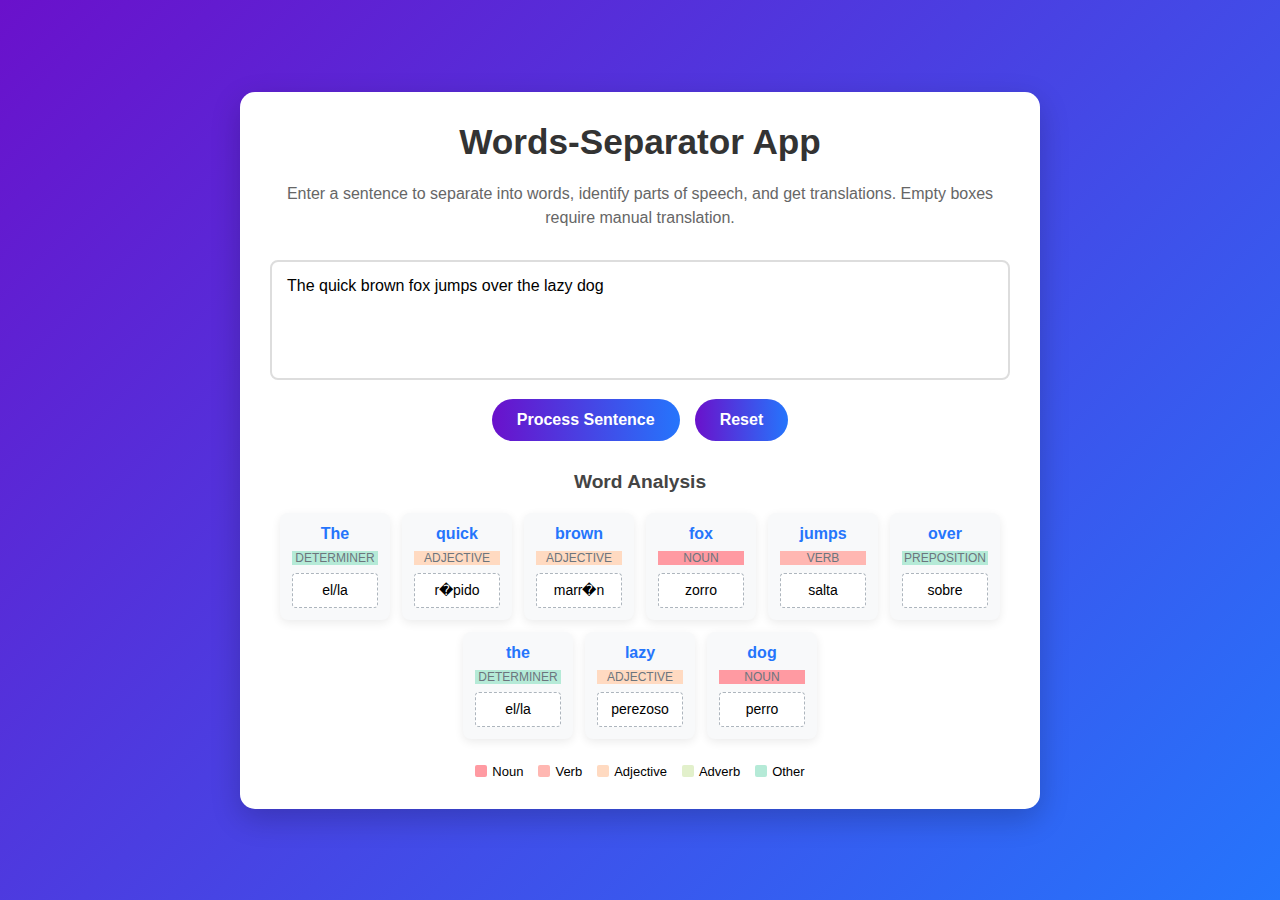
<file: words-separator.html>
<!DOCTYPE html>
<html lang="en">
<head>
    <meta charset="UTF-8">
    <meta name="viewport" content="width=device-width, initial-scale=1.0">
    <title>Words-Separator App</title>
    <style>
        * {
            box-sizing: border-box;
            margin: 0;
            padding: 0;
            font-family: 'Segoe UI', Tahoma, Geneva, Verdana, sans-serif;
        }
        body {
            background: linear-gradient(135deg, #6a11cb 0%, #2575fc 100%);
            min-height: 100vh;
            display: flex;
            justify-content: center;
            align-items: center;
            padding: 20px;
        }
        .container {
            background-color: white;
            border-radius: 15px;
            box-shadow: 0 10px 30px rgba(0, 0, 0, 0.2);
            width: 100%;
            max-width: 800px;
            padding: 30px;
        }
        h1 {
            text-align: center;
            color: #333;
            margin-bottom: 20px;
            font-size: 2.2rem;
        }
        .description {
            text-align: center;
            color: #666;
            margin-bottom: 30px;
            line-height: 1.5;
        }
        .input-section {
            margin-bottom: 25px;
        }
        textarea {
            width: 100%;
            height: 120px;
            padding: 15px;
            border: 2px solid #ddd;
            border-radius: 8px;
            resize: none;
            font-size: 16px;
            transition: border-color 0.3s;
        }
        textarea:focus {
            outline: none;
            border-color: #6a11cb;
        }
        .buttons {
            display: flex;
            justify-content: center;
            gap: 15px;
            margin-top: 15px;
        }
        button {
            padding: 12px 25px;
            background: linear-gradient(to right, #6a11cb, #2575fc);
            color: white;
            border: none;
            border-radius: 50px;
            cursor: pointer;
            font-size: 16px;
            font-weight: 600;
            transition: transform 0.2s, box-shadow 0.2s;
        }
        button:hover {
            transform: translateY(-2px);
            box-shadow: 0 5px 15px rgba(0, 0, 0, 0.1);
        }
        .output-section {
            margin-top: 30px;
        }
        .output-title {
            font-size: 1.2rem;
            color: #444;
            margin-bottom: 15px;
            text-align: center;
        }
        .words-container {
            display: flex;
            flex-wrap: wrap;
            gap: 12px;
            justify-content: center;
            margin-top: 20px;
        }
        .word-box {
            width: 110px;
            padding: 12px;
            border-radius: 8px;
            background-color: #f8f9fa;
            box-shadow: 0 3px 10px rgba(0, 0, 0, 0.08);
            text-align: center;
        }
        .word {
            font-weight: bold;
            color: #2575fc;
            margin-bottom: 8px;
            font-size: 16px;
        }
        .pos {
            font-size: 12px;
            color: #6c757d;
            margin-bottom: 8px;
            text-transform: uppercase;
        }
        .translation {
            padding: 6px;
            border: 1px dashed #adb5bd;
            border-radius: 4px;
            font-size: 14px;
            min-height: 35px;
            display: flex;
            align-items: center;
            justify-content: center;
            background-color: white;
        }
        .translation.empty {
            color: #adb5bd;
            font-style: italic;
        }
        .legend {
            display: flex;
            justify-content: center;
            gap: 15px;
            margin-top: 25px;
            flex-wrap: wrap;
        }
        .legend-item {
            display: flex;
            align-items: center;
            gap: 5px;
            font-size: 13px;
        }
        .color-box {
            width: 12px;
            height: 12px;
            border-radius: 2px;
        }
        .noun { background-color: #ff9aa2; }
        .verb { background-color: #ffb7b2; }
        .adj { background-color: #ffdac1; }
        .adv { background-color: #e2f0cb; }
        .other { background-color: #b5ead7; }
    </style>
</head>
<body>
    <div class="container">
        <h1>Words-Separator App</h1>
        <p class="description">Enter a sentence to separate into words, identify parts of speech, and get translations. Empty boxes require manual translation.</p>
        
        <div class="input-section">
            <textarea id="inputText" placeholder="Enter a sentence here...">The quick brown fox jumps over the lazy dog</textarea>
            <div class="buttons">
                <button id="processBtn">Process Sentence</button>
                <button id="resetBtn">Reset</button>
            </div>
        </div>
        
        <div class="output-section">
            <h2 class="output-title">Word Analysis</h2>
            <div id="wordsContainer" class="words-container">
                <!-- Words will be generated here -->
            </div>
            
            <div class="legend">
                <div class="legend-item"><div class="color-box noun"></div> Noun</div>
                <div class="legend-item"><div class="color-box verb"></div> Verb</div>
                <div class="legend-item"><div class="color-box adj"></div> Adjective</div>
                <div class="legend-item"><div class="color-box adv"></div> Adverb</div>
                <div class="legend-item"><div class="color-box other"></div> Other</div>
            </div>
        </div>
    </div>

    <script>
        document.addEventListener('DOMContentLoaded', function() {
            const processBtn = document.getElementById('processBtn');
            const resetBtn = document.getElementById('resetBtn');
            const inputText = document.getElementById('inputText');
            const wordsContainer = document.getElementById('wordsContainer');
            
            // Sample translations database
            const translations = {
                'the': 'el/la',
                'quick': 'r�pido',
                'brown': 'marr�n',
                'fox': 'zorro',
                'jumps': 'salta',
                'over': 'sobre',
                'lazy': 'perezoso',
                'dog': 'perro',
                'is': 'es',
                'are': 'son',
                'this': 'este/esta',
                'that': 'ese/esa',
                'these': 'estos/estas',
                'those': 'esos/esas'
            };
            
            // Parts of speech database
            const partsOfSpeech = {
                'the': 'determiner',
                'quick': 'adjective',
                'brown': 'adjective',
                'fox': 'noun',
                'jumps': 'verb',
                'over': 'preposition',
                'lazy': 'adjective',
                'dog': 'noun',
                'is': 'verb',
                'are': 'verb',
                'this': 'determiner',
                'that': 'determiner',
                'these': 'determiner',
                'those': 'determiner'
            };
            
            // Process the sentence
            processBtn.addEventListener('click', function() {
                const sentence = inputText.value.trim();
                if (!sentence) {
                    alert('Please enter a sentence');
                    return;
                }
                
                // Clear previous results
                wordsContainer.innerHTML = '';
                
                // Split into words
                const words = sentence.split(/\s+/);
                
                // Create word boxes
                words.forEach(word => {
                    const cleanWord = word.replace(/[.,!?;:"]/g, '').toLowerCase();
                    const translation = translations[cleanWord] || '';
                    const pos = partsOfSpeech[cleanWord] || 'other';
                    
                    const wordBox = document.createElement('div');
                    wordBox.className = 'word-box';
                    
                    const wordEl = document.createElement('div');
                    wordEl.className = 'word';
                    wordEl.textContent = word;
                    
                    const posEl = document.createElement('div');
                    posEl.className = `pos ${getPosClass(pos)}`;
                    posEl.textContent = pos;
                    
                    const translationEl = document.createElement('div');
                    translationEl.className = translation ? 'translation' : 'translation empty';
                    translationEl.textContent = translation || 'Add translation';
                    if (!translation) {
                        translationEl.setAttribute('contenteditable', 'true');
                    }
                    
                    wordBox.appendChild(wordEl);
                    wordBox.appendChild(posEl);
                    wordBox.appendChild(translationEl);
                    
                    wordsContainer.appendChild(wordBox);
                });
            });
            
            // Reset the app
            resetBtn.addEventListener('click', function() {
                inputText.value = '';
                wordsContainer.innerHTML = '';
                inputText.focus();
            });
            
            // Helper function to get POS class for styling
            function getPosClass(pos) {
                if (pos.includes('noun')) return 'noun';
                if (pos.includes('verb')) return 'verb';
                if (pos.includes('adjective')) return 'adj';
                if (pos.includes('adverb')) return 'adv';
                return 'other';
            }
            
            // Process the example sentence on load
            setTimeout(() => processBtn.click(), 500);
        });
    </script>
</body>
</html>
</file>
